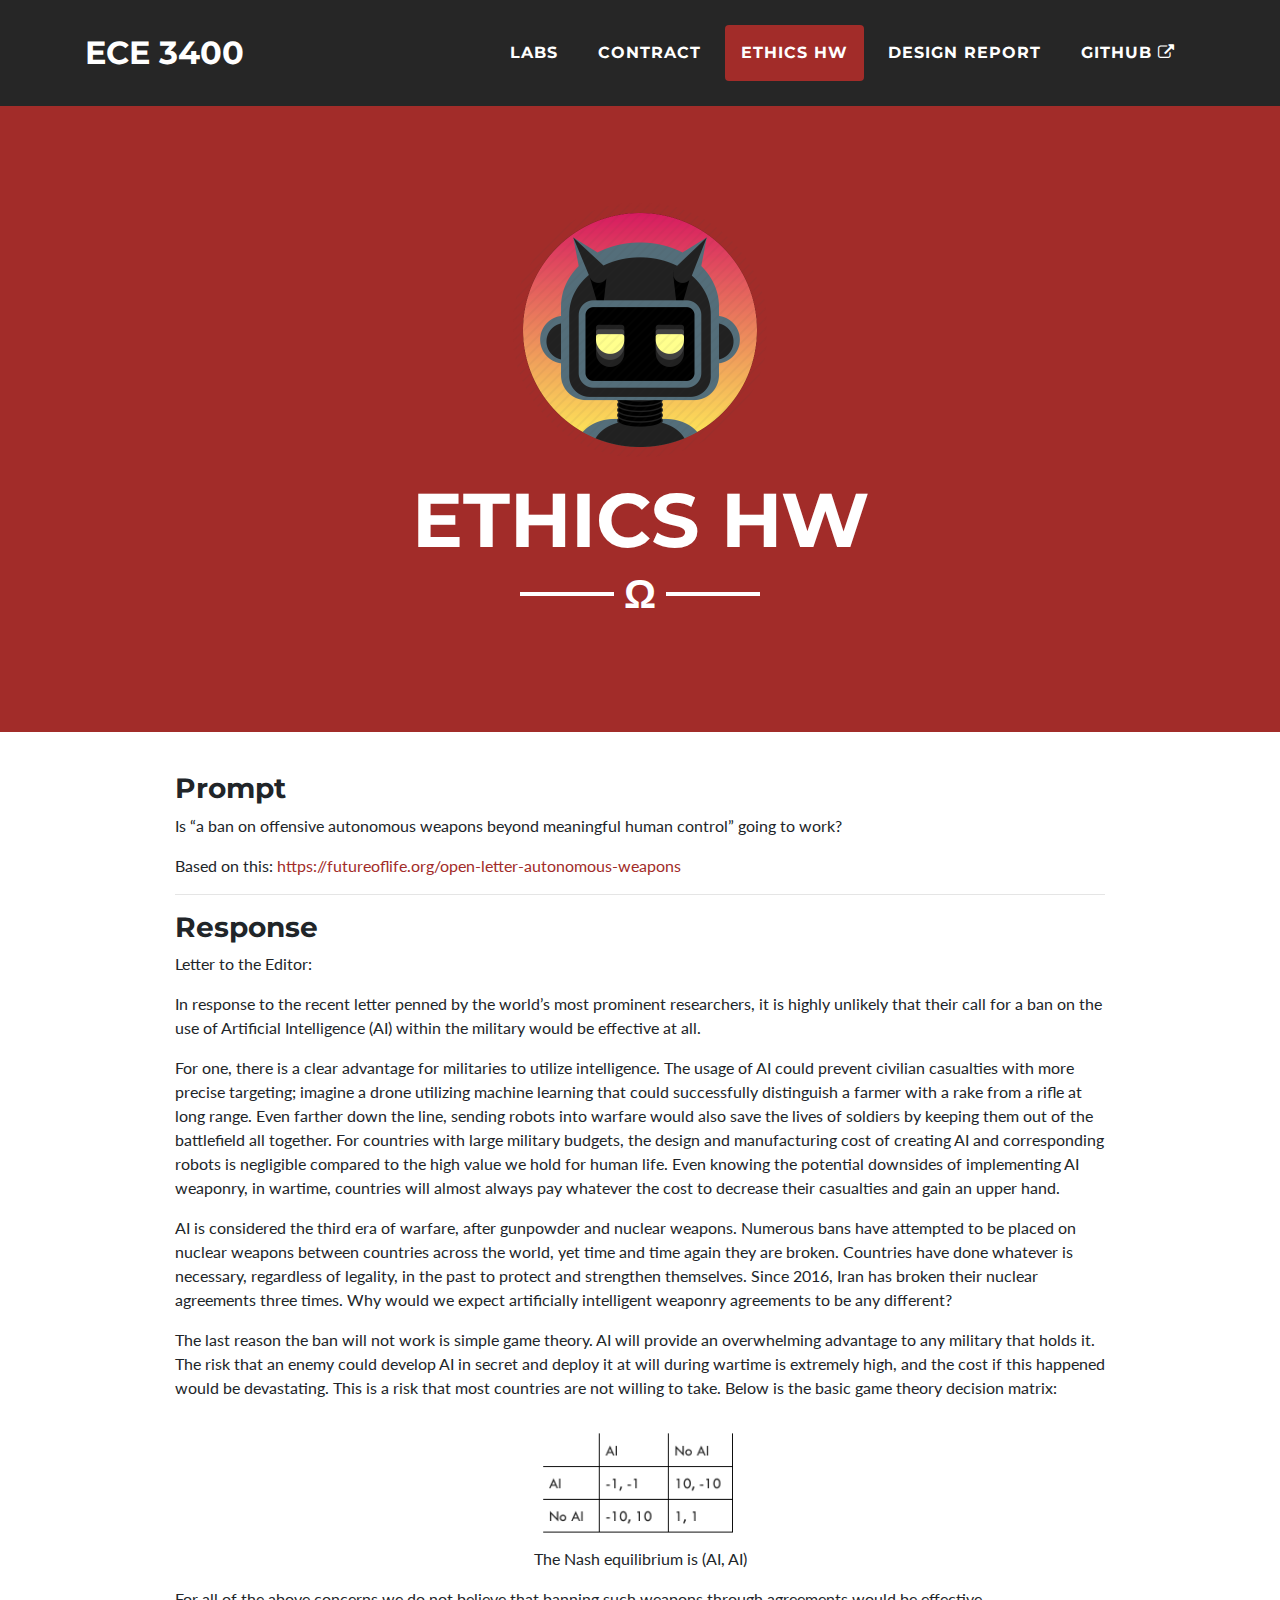
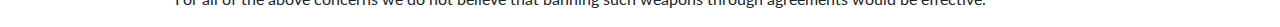
<file: ethics.html>
<!doctype html>
<html>
  <head>
    <meta charset="utf-8">
    <meta name="viewport" content="width=device-width, initial-scale=1, shrink-to-fit=no">
    <meta name="description" content="">
    <meta name="author" content="">

    <title>ECE 3400 Team 20 - Ethics HW</title>

    <!-- Bootstrap core CSS -->
    <link href="vendor/bootstrap/css/bootstrap.min.css" rel="stylesheet">

    <!-- Custom fonts for this template -->
    <link href="vendor/font-awesome/css/font-awesome.min.css" rel="stylesheet" type="text/css">
    <link href="https://fonts.googleapis.com/css?family=Montserrat:400,700" rel="stylesheet" type="text/css">
    <link href="https://fonts.googleapis.com/css?family=Lato:400,700,400italic,700italic" rel="stylesheet" type="text/css">

    <!-- Plugin CSS -->
    <link href="vendor/magnific-popup/magnific-popup.css" rel="stylesheet" type="text/css">

    <!-- Custom styles for this template -->
    <link href="css/freelancer.css" rel="stylesheet">
  </head>
  <body>
    <!-- Navigation -->
    <nav class="navbar navbar-expand-lg bg-secondary fixed-top text-uppercase" id="mainNav">
      <div class="container">
          <a class="navbar-brand js-scroll-trigger" href="#page-top">ECE 3400</a>
          <button class="navbar-toggler navbar-toggler-right text-uppercase bg-primary text-white rounded" type="button" data-toggle="collapse" data-target="#navbarResponsive" aria-controls="navbarResponsive" aria-expanded="false" aria-label="Toggle navigation">
          Menu
          <i class="fa fa-bars"></i>
          </button>
          <div class="collapse navbar-collapse" id="navbarResponsive">
              <ul class="navbar-nav ml-auto">
                  <li class="nav-item mx-0 mx-lg-1">
                      <a class="nav-link py-3 px-0 px-lg-3 rounded" href="index.html">Labs</a>
                  </li>
                  <li class="nav-item mx-0 mx-lg-1">
                      <a class="nav-link py-3 px-0 px-lg-3 rounded" href="teamcontract.html">Contract</a>
                  </li>
                  <li class="nav-item mx-0 mx-lg-1">
                      <a class="nav-link py-3 px-0 px-lg-3 rounded active" href="ethics.html">Ethics HW</a>
                  </li>
                  <li class="nav-item mx-0 mx-lg-1">
                    <a class="nav-link py-3 px-0 px-lg-3 rounded" href="final.html">Design Report</a>
                  </li>
                  <li class="nav-item mx-0 mx-lg-1">
                    <a class="nav-link py-3 px-0 px-lg-3 rounded" href="https://github.com/Blue9/ece3400-team20">GitHub <i class="fa fa-external-link"></i></a>
                  </li>
              </ul>
          </div>
      </div>
    </nav>
    
    <!-- Header -->
    <header class="masthead bg-primary text-white text-center">
        <div class="container">
                <div class="w-100 text-center mb-4">
                        <div class="shiny" style="display: inline-block; width:256px; height: 256px; border-radius: 128px;">
                            <img class="img-fluid mb-5 d-block mx-auto" src="img/ethics.png" alt="" style="width: 256px; height: 256px;">
                        </div>
                    </div>
                <h1 class="text-uppercase mb-0">Ethics HW</h1>
                <hr class="star-light">
                </div>
    </header>
    
    <div class="container" style="margin-top:40px; max-width: 960px;">
      <div class="row">
        <div class="col-12">
            <h3>Prompt</h3>
            <p>
                Is “a ban on offensive autonomous weapons beyond meaningful human control” going to work?
            </p>
            <p>
                Based on this: <a href="https://futureoflife.org/open-letter-autonomous-weapons">https://futureoflife.org/open-letter-autonomous-weapons</a>
            </p>
            <hr>
            <h3>Response</h3>
            <p>
                Letter to the Editor:</p>
<p>
In response to the recent letter penned by the world’s most prominent researchers, it is highly unlikely that their call for a ban on the use of Artificial Intelligence (AI) within the military would be effective at all. </p>
<p>For one, there is a clear advantage for militaries to utilize intelligence. The usage of AI could prevent civilian casualties with more precise targeting; imagine a drone utilizing machine learning that could successfully distinguish a farmer with a rake from a rifle at long range. Even farther down the line, sending robots into warfare would also save the lives of soldiers by keeping them out of the battlefield all together. For countries with large military budgets, the design and manufacturing cost of creating AI and corresponding robots is negligible compared to the high value we hold for human life. Even knowing the potential downsides of implementing AI weaponry, in wartime, countries will almost always pay whatever the cost to decrease their casualties and gain an upper hand.</p>
<p>
AI is considered the third era of warfare, after gunpowder and nuclear weapons. Numerous bans have attempted to be placed on nuclear weapons between countries across the world, yet time and time again they are broken. Countries have done whatever is necessary, regardless of legality, in the past to protect and strengthen themselves. Since 2016, Iran has broken their nuclear agreements three times. Why would we expect artificially intelligent weaponry agreements to be any different?</p>
<p>
The last reason the ban will not work is simple game theory. AI will provide an overwhelming advantage to any military that holds it. The risk that an enemy could develop AI in secret and deploy it at will during wartime is extremely high, and the cost if this happened would be devastating. This is a risk that most countries are not willing to take. Below is the basic game theory decision matrix:
</p>

<div class="text-center w-100"><img src="img/ethics_nash.png" class="w-25">
<p class="text-center">
      The Nash equilibrium is (AI, AI)
</p></div>
<p>
For all of the above concerns we do not believe that banning such weapons through agreements would be effective. 
</p>
        </div>
      </div>
    </div>
  </body>
</html>
</file>
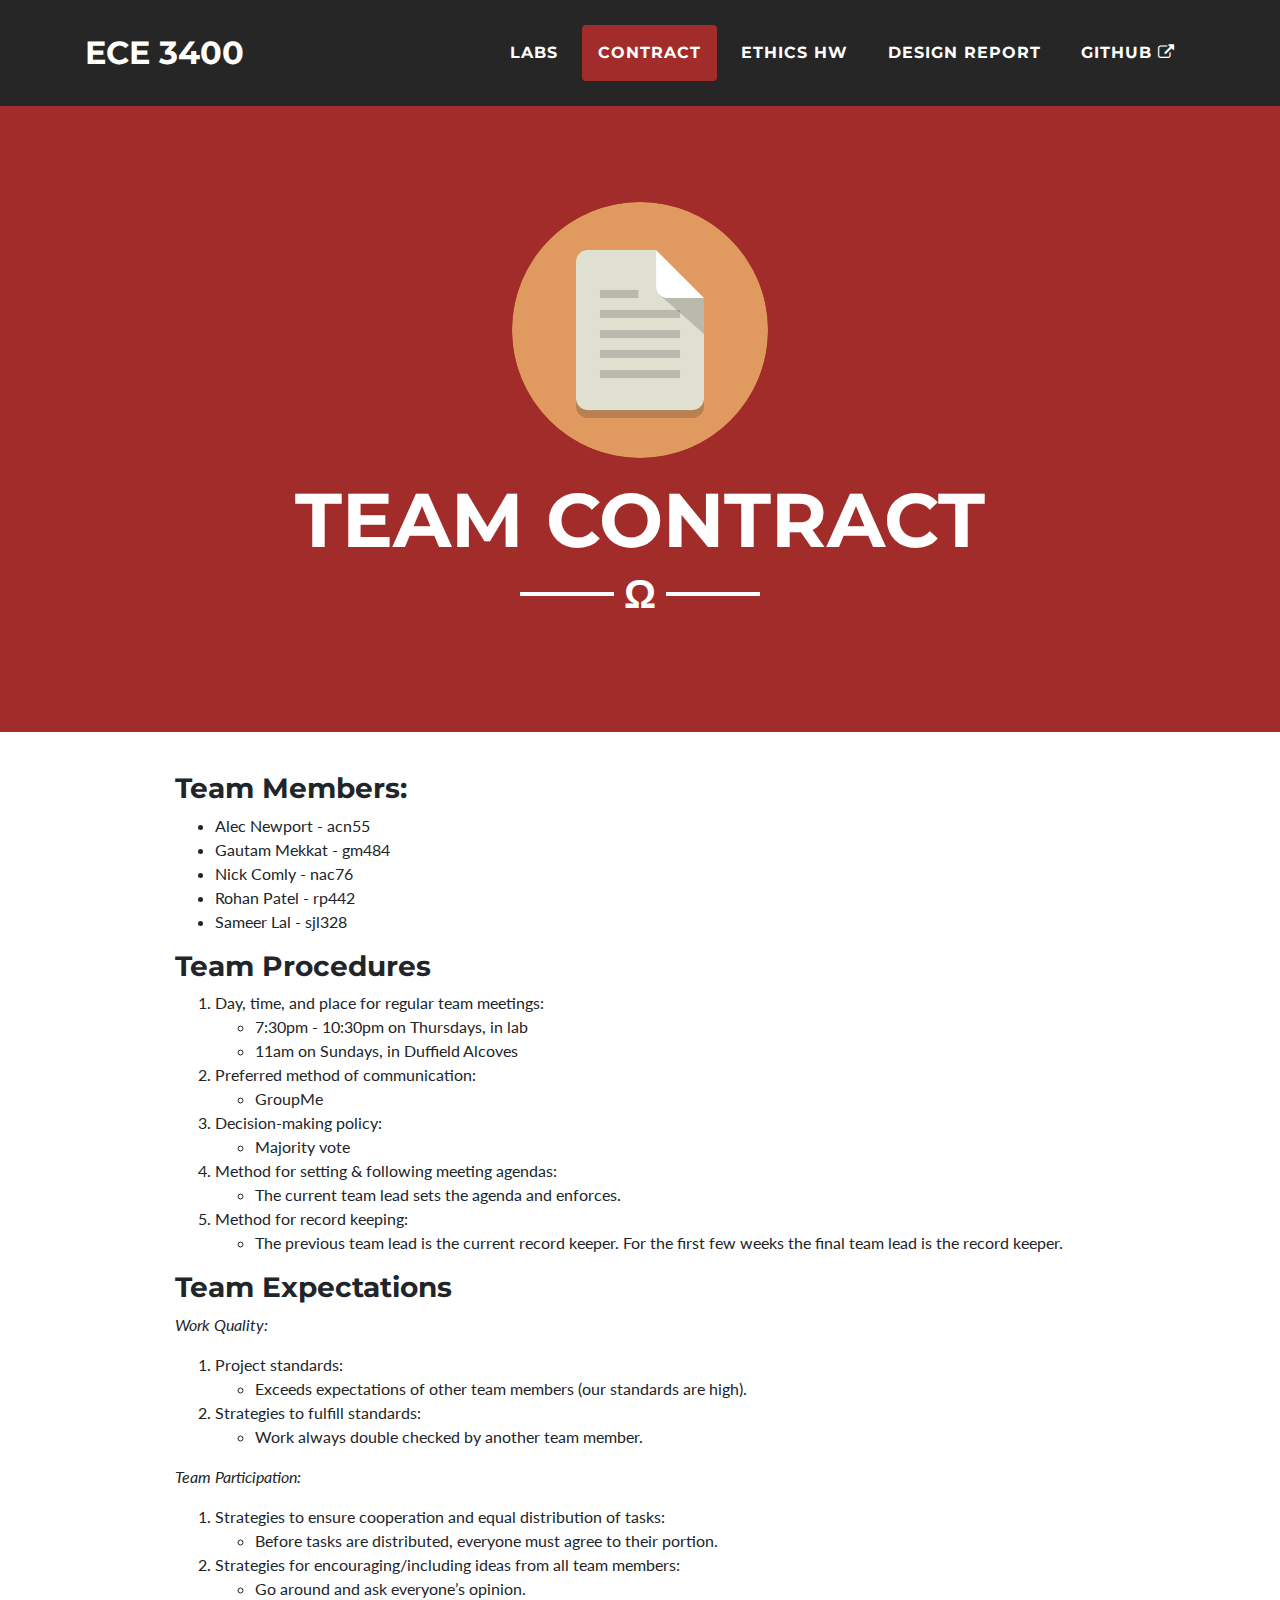
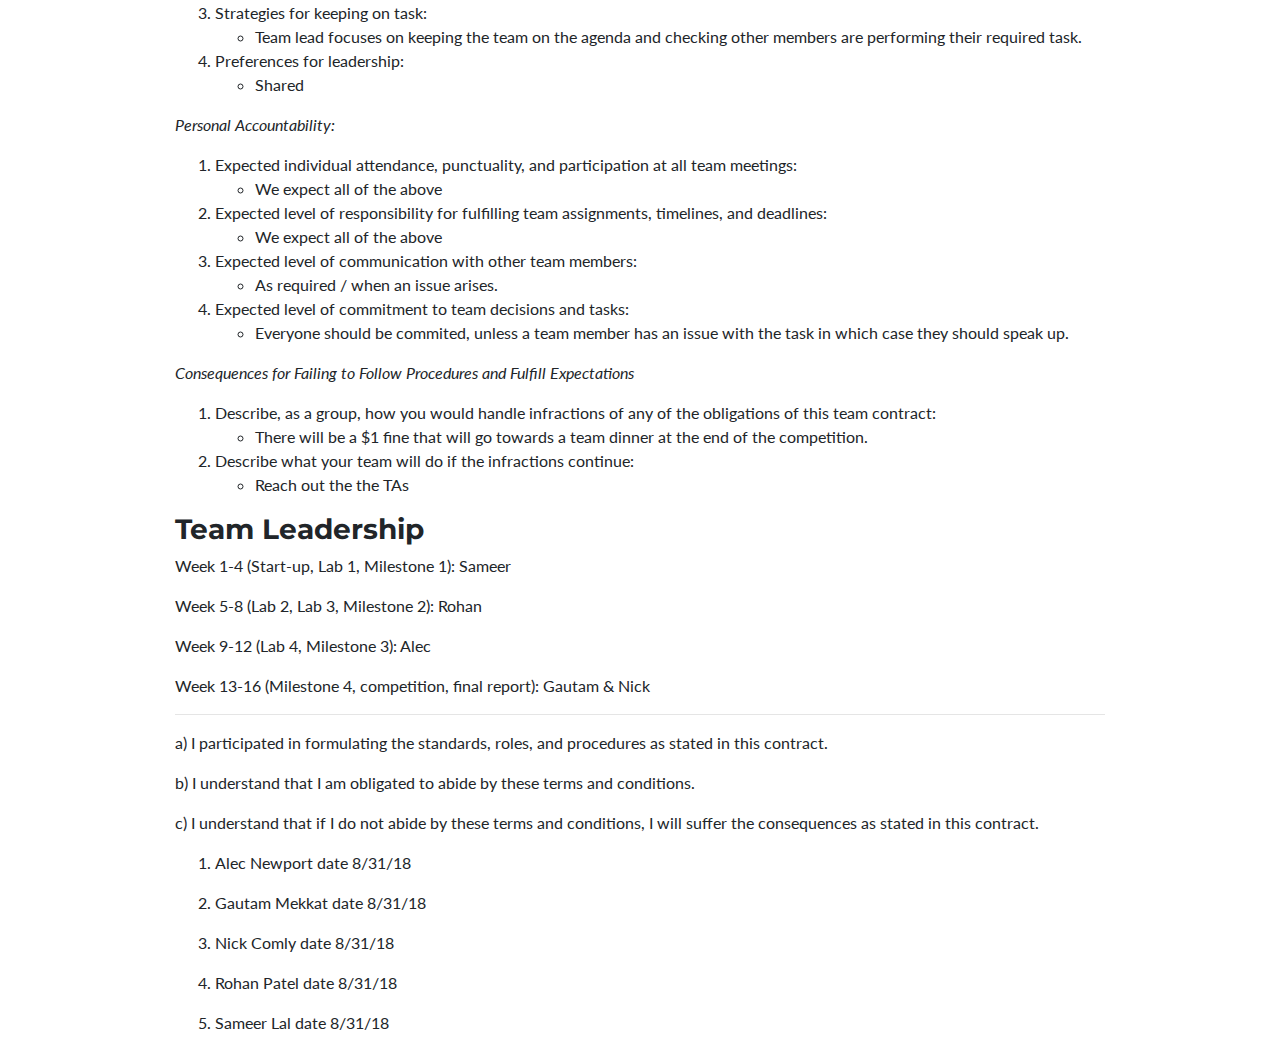
<file: teamcontract.html>
<!doctype html>
<html>
  <head>
    <meta charset="utf-8">
    <meta name="viewport" content="width=device-width, initial-scale=1, shrink-to-fit=no">
    <meta name="description" content="">
    <meta name="author" content="">

    <title>ECE 3400 Team 20 - Team Contract</title>

    <!-- Bootstrap core CSS -->
    <link href="vendor/bootstrap/css/bootstrap.min.css" rel="stylesheet">

    <!-- Custom fonts for this template -->
    <link href="vendor/font-awesome/css/font-awesome.min.css" rel="stylesheet" type="text/css">
    <link href="https://fonts.googleapis.com/css?family=Montserrat:400,700" rel="stylesheet" type="text/css">
    <link href="https://fonts.googleapis.com/css?family=Lato:400,700,400italic,700italic" rel="stylesheet" type="text/css">

    <!-- Plugin CSS -->
    <link href="vendor/magnific-popup/magnific-popup.css" rel="stylesheet" type="text/css">

    <!-- Custom styles for this template -->
    <link href="css/freelancer.css" rel="stylesheet">
  </head>
  <body>
    <!-- Navigation -->
    <nav class="navbar navbar-expand-lg bg-secondary fixed-top text-uppercase" id="mainNav">
      <div class="container">
          <a class="navbar-brand js-scroll-trigger" href="#page-top">ECE 3400</a>
          <button class="navbar-toggler navbar-toggler-right text-uppercase bg-primary text-white rounded" type="button" data-toggle="collapse" data-target="#navbarResponsive" aria-controls="navbarResponsive" aria-expanded="false" aria-label="Toggle navigation">
          Menu
          <i class="fa fa-bars"></i>
          </button>
          <div class="collapse navbar-collapse" id="navbarResponsive">
              <ul class="navbar-nav ml-auto">
                  <li class="nav-item mx-0 mx-lg-1">
                      <a class="nav-link py-3 px-0 px-lg-3 rounded" href="index.html">Labs</a>
                  </li>
                  <li class="nav-item mx-0 mx-lg-1">
                      <a class="nav-link py-3 px-0 px-lg-3 rounded active" href="teamcontract.html">Contract</a>
                  </li>
                  <li class="nav-item mx-0 mx-lg-1">
                    <a class="nav-link py-3 px-0 px-lg-3 rounded" href="ethics.html">Ethics HW</a>
                  </li>
                  <li class="nav-item mx-0 mx-lg-1">
                    <a class="nav-link py-3 px-0 px-lg-3 rounded" href="final.html">Design Report</a>
                  </li>
                  <li class="nav-item mx-0 mx-lg-1">
                    <a class="nav-link py-3 px-0 px-lg-3 rounded" href="https://github.com/Blue9/ece3400-team20">GitHub <i class="fa fa-external-link"></i></a>
                  </li>
              </ul>
          </div>
      </div>
    </nav>
    
    <!-- Header -->
    <header class="masthead bg-primary text-white text-center">
        <div class="container">
                <div class="w-100 text-center mb-4">
                        <div class="shiny" style="display: inline-block; width:256px; height: 256px; border-radius: 128px;">
                            <img class="img-fluid mb-5 d-block mx-auto" src="img/contract.png" alt="" style="width: 256px; height: 256px;">
                        </div>
                    </div>
                <h1 class="text-uppercase mb-0">Team Contract</h1>
                <hr class="star-light">
                </div>
    </header>
    
    <div class="container" style="margin-top:40px; max-width: 960px;">
      <div class="row">
        <div class="col-12">
            <h3>Team Members:</h3>
            <ul>
                <li>Alec Newport - acn55</li>
                <li>Gautam Mekkat - gm484</li>
                <li>Nick Comly - nac76</li>
                <li>Rohan Patel - rp442</li>
                <li>Sameer Lal - sjl328</li>
            </ul>
            <h3><a id="Team_Procedures_11"></a>Team Procedures</h3>
            <ol>
                <li>Day, time, and place for regular team meetings:
                    <ul>
                        <li>7:30pm - 10:30pm on Thursdays, in lab</li>
                        <li>11am on Sundays, in Duffield Alcoves</li>
                    </ul>
                </li>
                <li>Preferred method of communication:
                    <ul>
                        <li>GroupMe</li>
                    </ul>
                </li>
                <li>Decision-making policy:
                    <ul>
                        <li>Majority vote</li>
                    </ul>
                </li>
                <li>Method for setting &amp; following meeting agendas:
                    <ul>
                        <li>The current team lead sets the agenda and enforces.</li>
                    </ul>
                </li>
                <li>Method for record keeping:
                    <ul>
                        <li>The previous team lead is the current record keeper. For the first few weeks the final team lead is the record keeper.</li>
                    </ul>
                </li>
            </ol>
            <h3><a id="Team_Expectations_24"></a>Team Expectations</h3>
            <p><em>Work Quality:</em></p>
            <ol>
                <li>Project standards:
                    <ul>
                        <li>Exceeds expectations of other team members (our standards are high).</li>
                    </ul>
                </li>
                <li>Strategies to fulfill standards:
                    <ul>
                        <li>Work always double checked by another team member.</li>
                    </ul>
                </li>
            </ol>
            <p><em>Team Participation:</em></p>
            <ol>
                <li>Strategies to ensure cooperation and equal distribution of tasks:
                    <ul>
                        <li>Before tasks are distributed, everyone must agree to their portion.</li>
                    </ul>
                </li>
                <li>Strategies for encouraging/including ideas from all team members:
                    <ul>
                        <li>Go around and ask everyone’s opinion.</li>
                    </ul>
                </li>
                <li>Strategies for keeping on task:
                    <ul>
                        <li>Team lead focuses on keeping the team on the agenda and checking other members are performing their required task.</li>
                    </ul>
                </li>
                <li>Preferences for leadership:
                    <ul>
                        <li>Shared</li>
                    </ul>
                </li>
            </ol>
            <p><em>Personal Accountability:</em></p>
            <ol>
                <li>Expected individual attendance, punctuality, and participation at all team meetings:
                    <ul>
                        <li>We expect all of the above</li>
                    </ul>
                </li>
                <li>Expected level of responsibility for fulfilling team assignments, timelines, and deadlines:
                    <ul>
                        <li>We expect all of the above</li>
                    </ul>
                </li>
                <li>Expected level of communication with other team members:
                    <ul>
                        <li>As required / when an issue arises.</li>
                    </ul>
                </li>
                <li>Expected level of commitment to team decisions and tasks:
                    <ul>
                        <li>Everyone should be commited, unless a team member has an issue with the task in which case they should speak up.</li>
                    </ul>
                </li>
            </ol>
            <p><em>Consequences for Failing to Follow Procedures and Fulfill Expectations</em></p>
            <ol>
                <li>Describe, as a group, how you would handle infractions of any of the obligations of this team contract:
                    <ul>
                        <li>There will be a $1 fine that will go towards a team dinner at the end of the competition.</li>
                    </ul>
                </li>
                <li>Describe what your team will do if the infractions continue:
                    <ul>
                        <li>Reach out the the TAs</li>
                    </ul>
                </li>
            </ol>
            <h3><a id="Team_Leadership_57"></a>Team Leadership</h3>
            <p>Week 1-4 (Start-up, Lab 1, Milestone 1): Sameer</p>
            <p>Week 5-8 (Lab 2, Lab 3, Milestone 2): Rohan</p>
            <p>Week 9-12 (Lab 4, Milestone 3): Alec</p>
            <p>Week 13-16 (Milestone 4, competition, final report): Gautam &amp; Nick</p>
            <hr>
            <p>a) I participated in formulating the standards, roles, and procedures as stated in this contract.</p>
            <p>b) I understand that I am obligated to abide by these terms and conditions.</p>
            <p>c) I understand that if I do not abide by these terms and conditions, I will suffer the consequences as stated in this contract.</p>
            <ol>
                <li>
                    <p>Alec Newport date 8/31/18</p>
                </li>
                <li>
                    <p>Gautam Mekkat date 8/31/18</p>
                </li>
                <li>
                    <p>Nick Comly date 8/31/18</p>
                </li>
                <li>
                    <p>Rohan Patel date 8/31/18</p>
                </li>
                <li>
                    <p>Sameer Lal date 8/31/18</p>
                </li>
            </ol>
        </div>
      </div>
    </div>
  </body>
</html>
</file>
<file: css/freelancer.css>
body {
  font-family: 'Lato';
}

.heading {
    margin-top: 30px;
}

h1,
h2,
h3,
h4,
h5,
h6 {
  font-weight: 700;
  font-family: 'Montserrat';
}

hr.star-light,
hr.star-dark {
  max-width: 15rem;
  padding: 0;
  text-align: center;
  border: none;
  border-top: solid 0.25rem;
  margin-top: 2.5rem;
  margin-bottom: 2.5rem;
  margin-left: auto;
  margin-right: auto;
}

hr.star-light:after,
hr.star-dark:after {
  position: relative;
  top: -.8em;
  display: inline-block;
  padding: 0 0.25em;
  content: 'Ω';
  font-family: 'Helvetica', sans-serif;
  font-weight: bold;
  font-size: 2.5em;
}

hr.star-light {
  border-color: #fff;
}

hr.star-light:after {
  color: #fff; 
  background-color: #A22C29; /* #18BC9C; */
}

hr.star-dark {
  border-color: #262626; /* #2C3E50; */
}

hr.star-dark:after {
  color: #262626; /* #2C3E50; */
  background-color: white; 
}

section {
  padding: 6rem 0;
}

section h2 {
  font-size: 2.25rem;
  line-height: 2rem;
}

@media (min-width: 992px) {
  section h2 {
    font-size: 3rem;
    line-height: 2.5rem;
  }
}

.btn-xl {
  padding: 1rem 1.75rem;
  font-size: 1.25rem;
}

.btn-social {
  width: 3.25rem;
  height: 3.25rem;
  font-size: 1.25rem;
  line-height: 2rem;
}

.scroll-to-top {
  z-index: 1042;
  right: 1rem;
  bottom: 1rem;
  display: none;
}

.scroll-to-top a {
  width: 3.5rem;
  height: 3.5rem;
  background-color: rgba(33, 37, 41, 0.5);
  line-height: 3.1rem;
}

#mainNav {
  padding-top: 1rem;
  padding-bottom: 1rem;
  font-weight: 700;
  font-family: 'Montserrat';
}

#mainNav .navbar-brand {
  color: #fff; 
}

#mainNav .navbar-nav {
  margin-top: 1rem;
  letter-spacing: 0.0625rem;
}

#mainNav .navbar-nav li.nav-item a.nav-link {
  color: #fff; 
}

#mainNav .navbar-nav li.nav-item a.nav-link:hover {
  color: #A22C29; /* #18BC9C; */
}

#mainNav .navbar-nav li.nav-item a.nav-link:active, #mainNav .navbar-nav li.nav-item a.nav-link:focus {
  color: #fff; 
}

#mainNav .navbar-nav li.nav-item a.nav-link.active {
  color: #A22C29; /* #18BC9C; */
}

#mainNav .navbar-toggler {
  font-size: 80%;
  padding: 0.8rem;
}

@media (min-width: 992px) {
  #mainNav {
    padding-top: 1.5rem;
    padding-bottom: 1.5rem;
    -webkit-transition: padding-top 0.3s, padding-bottom 0.3s;
    -moz-transition: padding-top 0.3s, padding-bottom 0.3s;
    transition: padding-top 0.3s, padding-bottom 0.3s;
  }
  #mainNav .navbar-brand {
    font-size: 2em;
    -webkit-transition: font-size 0.3s;
    -moz-transition: font-size 0.3s;
    transition: font-size 0.3s;
  }
  #mainNav .navbar-nav {
    margin-top: 0;
  }
  #mainNav .navbar-nav > li.nav-item > a.nav-link.active {
    color: #fff;
    background: #A22C29; /* #18BC9C; */
  }
  #mainNav .navbar-nav > li.nav-item > a.nav-link.active:active, #mainNav .navbar-nav > li.nav-item > a.nav-link.active:focus, #mainNav .navbar-nav > li.nav-item > a.nav-link.active:hover {
    color: #fff; 
    background: #A22C29; /* #18BC9C; */
  }
  #mainNav.navbar-shrink {
    padding-top: 0.5rem;
    padding-bottom: 0.5rem;
  }
  #mainNav.navbar-shrink .navbar-brand {
    font-size: 1.5em;
  }
}

header.masthead {
  padding-top: calc(6rem + 72px);
  padding-bottom: 6rem;
}

header.masthead h1 {
  font-size: 3rem;
  line-height: 3rem;
}

header.masthead h2 {
  font-size: 1.3rem;
  font-family: 'Lato';
}

@media (min-width: 992px) {
  header.masthead {
    padding-top: calc(6rem + 106px);
    padding-bottom: 6rem;
  }
  header.masthead h1 {
    font-size: 4.75em;
    line-height: 4rem;
  }
  header.masthead h2 {
    font-size: 1.75em;
  }
}

.portfolio {
  margin-bottom: -15px;
}

.portfolio .portfolio-item {
  position: relative;
  display: block;
  max-width: 25rem;
  margin-bottom: 15px;
}

.portfolio .portfolio-item .portfolio-item-caption {
  -webkit-transition: all ease 0.5s;
  -moz-transition: all ease 0.5s;
  transition: all ease 0.5s;
  opacity: 0;
  background-color: rgba(162, 44, 41, 0.9); /* 24, 188, 156, 0.9); */
}

.portfolio .portfolio-item .portfolio-item-caption:hover {
  opacity: 1;
}

.portfolio .portfolio-item .portfolio-item-caption .portfolio-item-caption-content {
  font-size: 1.5rem;
}

@media (min-width: 576px) {
  .portfolio {
    margin-bottom: -30px;
  }
  .portfolio .portfolio-item {
    margin-bottom: 30px;
  }
}

.portfolio-modal .portfolio-modal-dialog {
  padding: 3rem 1rem;
  min-height: calc(100vh - 2rem);
  margin: 1rem calc(1rem - 8px);
  position: relative;
  z-index: 2;
  -moz-box-shadow: 0 0 3rem 1rem rgba(0, 0, 0, 0.5);
  -webkit-box-shadow: 0 0 3rem 1rem rgba(0, 0, 0, 0.5);
  box-shadow: 0 0 3rem 1rem rgba(0, 0, 0, 0.5);
}

.portfolio-modal .portfolio-modal-dialog .close-button {
  position: absolute;
  top: 2rem;
  right: 2rem;
}

.portfolio-modal .portfolio-modal-dialog .close-button i {
  line-height: 38px;
}

.portfolio-modal .portfolio-modal-dialog h2 {
  font-size: 2rem;
}

@media (min-width: 768px) {
  .portfolio-modal .portfolio-modal-dialog {
    min-height: 100vh;
    padding: 5rem;
    margin: 3rem calc(3rem - 8px);
  }
  .portfolio-modal .portfolio-modal-dialog h2 {
    font-size: 3rem;
  }
}

.floating-label-form-group {
  position: relative;
  border-bottom: 1px solid #e9ecef;
}

.floating-label-form-group input,
.floating-label-form-group textarea {
  font-size: 1.5em;
  position: relative;
  z-index: 1;
  padding-right: 0;
  padding-left: 0;
  resize: none;
  border: none;
  border-radius: 0;
  background: none;
  box-shadow: none !important;
}

.floating-label-form-group label {
  font-size: 0.85em;
  line-height: 1.764705882em;
  position: relative;
  z-index: 0;
  top: 2em;
  display: block;
  margin: 0;
  -webkit-transition: top 0.3s ease, opacity 0.3s ease;
  -moz-transition: top 0.3s ease, opacity 0.3s ease;
  -ms-transition: top 0.3s ease, opacity 0.3s ease;
  transition: top 0.3s ease, opacity 0.3s ease;
  vertical-align: middle;
  vertical-align: baseline;
  opacity: 0;
}

.floating-label-form-group:not(:first-child) {
  padding-left: 14px;
  border-left: 1px solid #e9ecef;
}

.floating-label-form-group-with-value label {
  top: 0;
  opacity: 1;
}

.floating-label-form-group-with-focus label {
  color: #A22C29; /* #18BC9C; */
}

form .row:first-child .floating-label-form-group {
  border-top: 1px solid #e9ecef;
}

.footer {
  padding-top: 5rem;
  padding-bottom: 5rem;
  background-color: #262626; /* #2C3E50; */
  color: #fff; 
}

.copyright {
  background-color: #1a252f;
}

a {
  color: #A22C29; /* #18BC9C; */
}

a:focus, a:hover, a:active {
  color: #701F1A; /* #128f76; */
}

.btn {
  border-width: 2px;
}

.bg-primary {
  background-color: #A22C29 !important; /* #18BC9C */
}

.bg-secondary {
  background-color: #262626 !important; /* #2C3E50 */
}

.text-primary {
  color: #A22C29 !important; /* #18BC9C */
}

.text-secondary {
  color: #262626 !important; /* #2C3E50 */
}

.btn-primary {
  background-color: #A22C29; /* #18BC9C; */
  border-color: #A22C29; /* #18BC9C; */
}

.btn-primary:hover, .btn-primary:focus, .btn-primary:active {
  background-color: #701F1A; /* #128f76; */
  border-color: #701F1A; /* #128f76; */
}

.btn-secondary {
  background-color: #262626; /* #2C3E50; */
  border-color: #262626; /* #2C3E50; */
}

.btn-secondary:hover, .btn-secondary:focus, .btn-secondary:active {
  background-color: #1a252f;
  border-color: #1a252f;
}

/**** shiny effects ****/

.shiny {
  position: relative;
  overflow: hidden;
}

.shiny:after {
  content: "";
  position: absolute;
  top: -110%;
  left: -210%;
  width: 200%;
  height: 200%;
  opacity: 0;
  transform: rotate(30deg);
  
  background: rgba(255, 255, 255, 0.13);
  background: linear-gradient(
    to right, 
    rgba(255, 255, 255, 0.13) 0%,
    rgba(255, 255, 255, 0.13) 77%,
    rgba(255, 255, 255, 0.5) 92%,
    rgba(255, 255, 255, 0.0) 100%
  );
}

/* Hover state - trigger effect */

.shiny:hover:after {
  opacity: 1;
  top: -30%;
  left: -30%;
  transition-property: left, top, opacity;
  transition-duration: 0.7s, 0.7s, 0.15s;
  transition-timing-function: ease;
}

.shine-override-active:after {
  opacity: 1;
  top: -30%;
  left: -30%;
  transition-property: left, top, opacity;
  transition-duration: 0.7s, 0.7s, 0.15s;
  transition-timing-function: ease;
}

/* Active state */

.shiny:active:after {
  opacity: 0;
}
</file>
